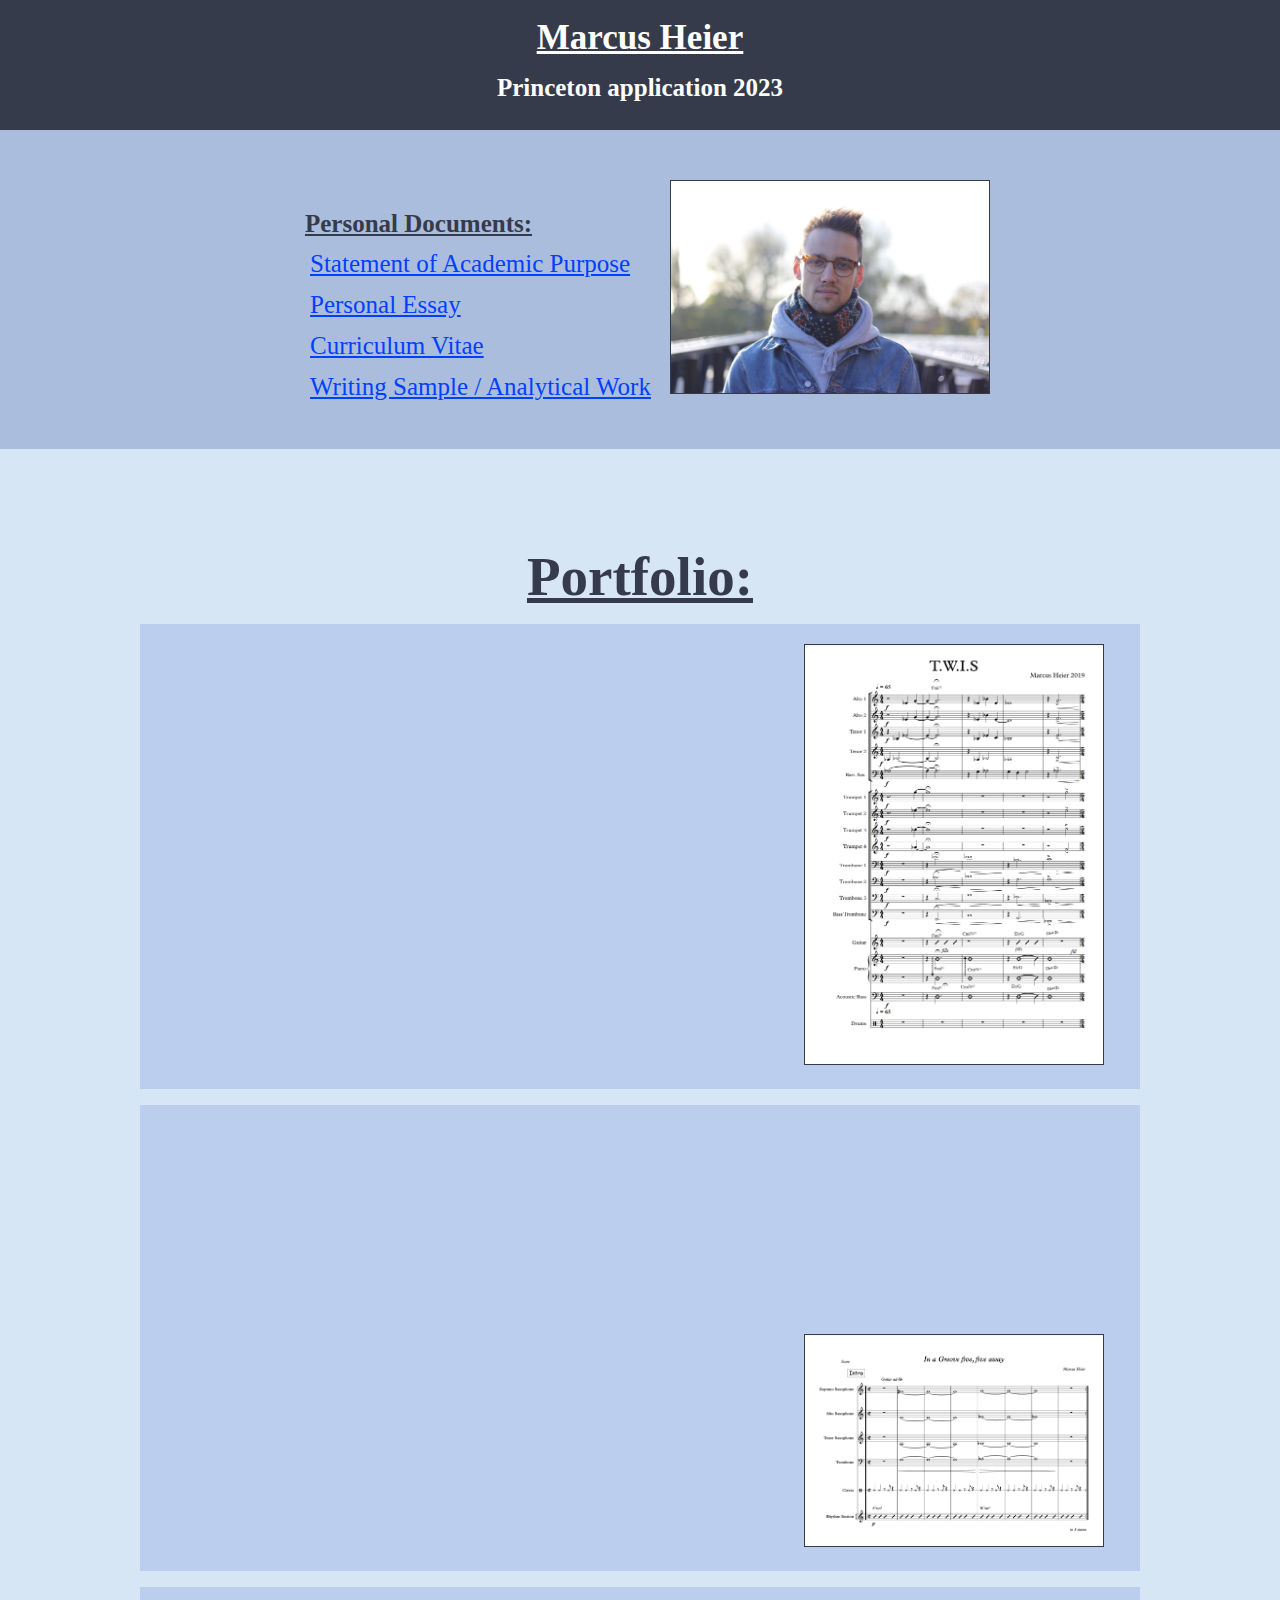
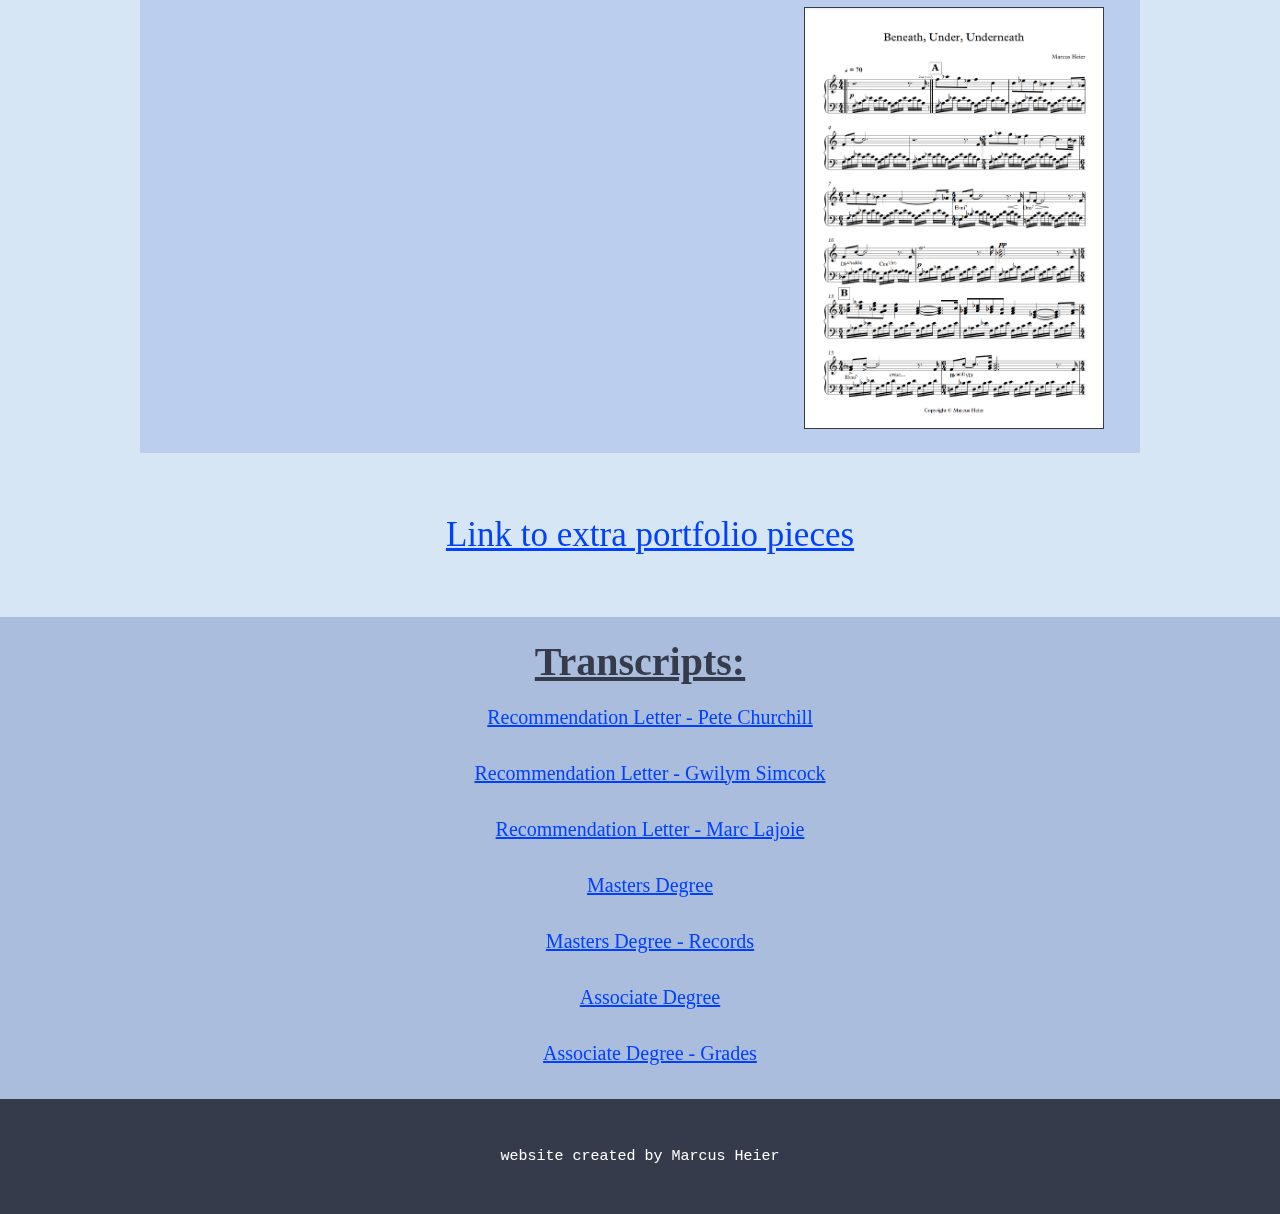
<file: index.html>
<!DOCTYPE html>
<html lang="en">
<head>
    <title>Marcus Heier, Home</title>
    <link rel="stylesheet" href="style_reset.css">
    <link rel="stylesheet" href="style.css">
    <meta charset="UTF-8">
    <meta http-equiv="X-UA-Compatible" content="IE=edge">
    <meta name="viewport" content="width=device-width, initial-scale=1.0">
    <title>Document</title>
</head>
    <body>
        <header>
            <h1><u>Marcus Heier</u></h1>
            <h2>Princeton application 2023</h2>
        </header>
        <div id="facebox">
            <div id="wrapper2">
                <img src="images/mh1.jpg" alt="Marcus Heier">
                <br>
                <h2>Personal Documents:</h2>
                <li><a href="files/statement.pdf" target="_blank">Statement of Academic Purpose</a></li>
                <br>
                <li><a href="files/personal_essay.pdf" target="_blank">Personal Essay</a></li>
                <br>
                <li><a href="files/mh_cv2023.pdf" target="_blank">Curriculum Vitae</a></li>
                <br>
                <li><a href="files/writing_sample.pdf" target="_blank">Writing Sample / Analytical Work</a></li>
            </div>
        </div>
        <h1>Portfolio:</h1>
            <div class="wrapper">
                <div id="box1">
                    <iframe width="620" height="421.3"
                    src="https://www.youtube.com/embed/XIAYWehycso?si=SFn8zy0dDTwaNTP0">
                    </iframe>
                    <a href="scores/twis.pdf" target="_blank"><img src="images/twis.jpg" alt=""></a>
                </div>
                <br>
                <div id="box1">
                    <iframe width="620" height="421.3"
                    src="https://www.youtube.com/embed/lqSNUvjXR1M?si=EWexG9Lgz0bZzfxS">
                    </iframe>
                    <a href="scores/in_a_groove.pdf" target="_blank"><img src="images/in_a_groove.jpg" alt=""></a>
                </div>
                <br>
                <div id="box1">
                    <iframe width="620" height="421.3"
                    src="https://www.youtube.com/embed/CevYpmovZmM?si=nDlwk58T33O3VQW0">
                    </iframe>
                    <a href="scores/buu.pdf" target="_blank"><img src="images/buu.jpg" alt=""></a>
                </div>
            </div>
            <br>
            <br>
            <br>
            <br>
            <div id="extra_box">
                <center><a id="extra_text" href="extra.html">Link to extra portfolio pieces</a></center>
            </div>
            <br>
            <br>
            <br>
        <div id="transcripts">
            <h2>Transcripts:</h2>
            <a href="transcripts/rec_pete.pdf" target="_blank">Recommendation Letter - Pete Churchill</a><br>
            <a href="transcripts/rec_gwilym.pdf" target="_blank">Recommendation Letter - Gwilym Simcock</a><br>
            <a href="transcripts/rec_marc.pdf" target="_blank">Recommendation Letter - Marc Lajoie</a><br>
            <a href="transcripts/ma_degree.pdf" target="_blank">Masters Degree</a><br>
            <a href="transcripts/ma_record.pdf" target="_blank">Masters Degree - Records</a><br>
            <a href="transcripts/aa_degree.pdf" target="_blank">Associate Degree</a><br>
            <a href="transcripts/aa_grades.pdf" target="_blank">Associate Degree - Grades</a><br>
        </div>
        <footer>
            <p>website created by Marcus Heier</p>
        </footer>
    </body>
</html>
</file>
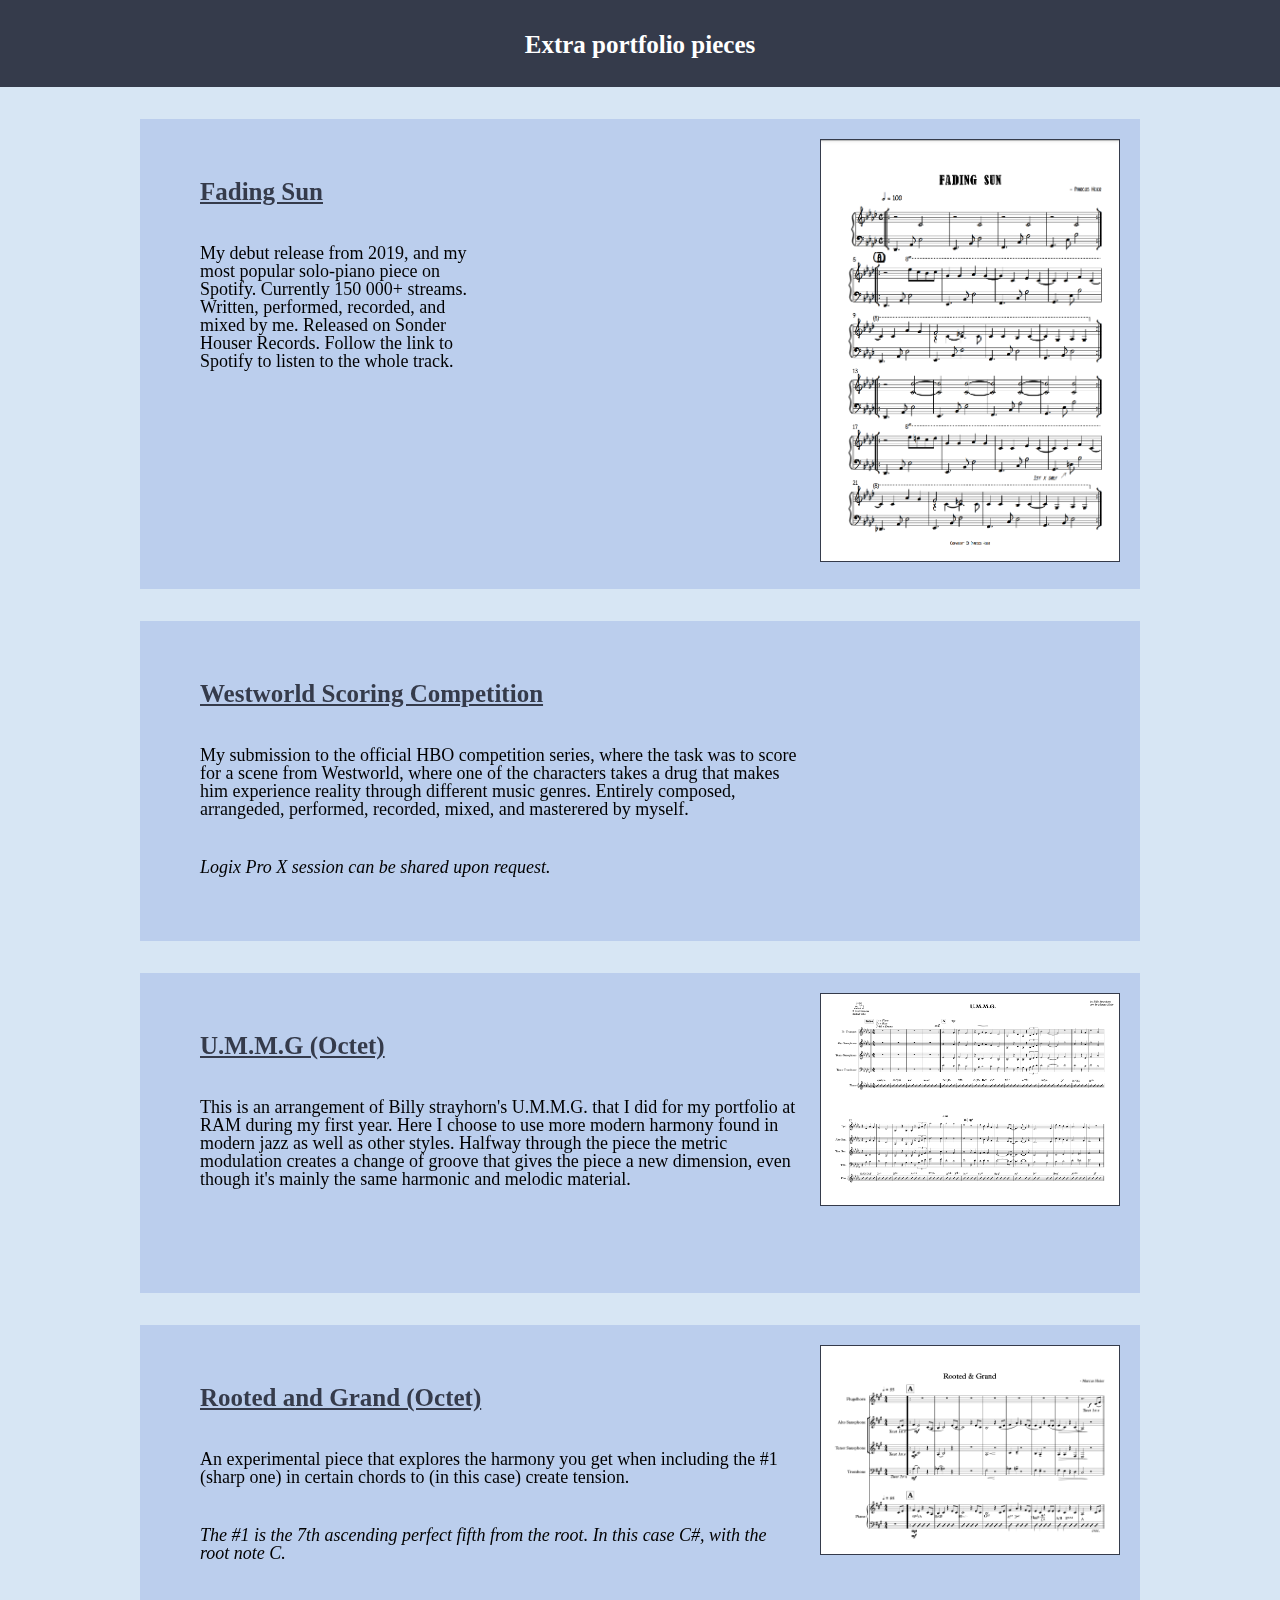
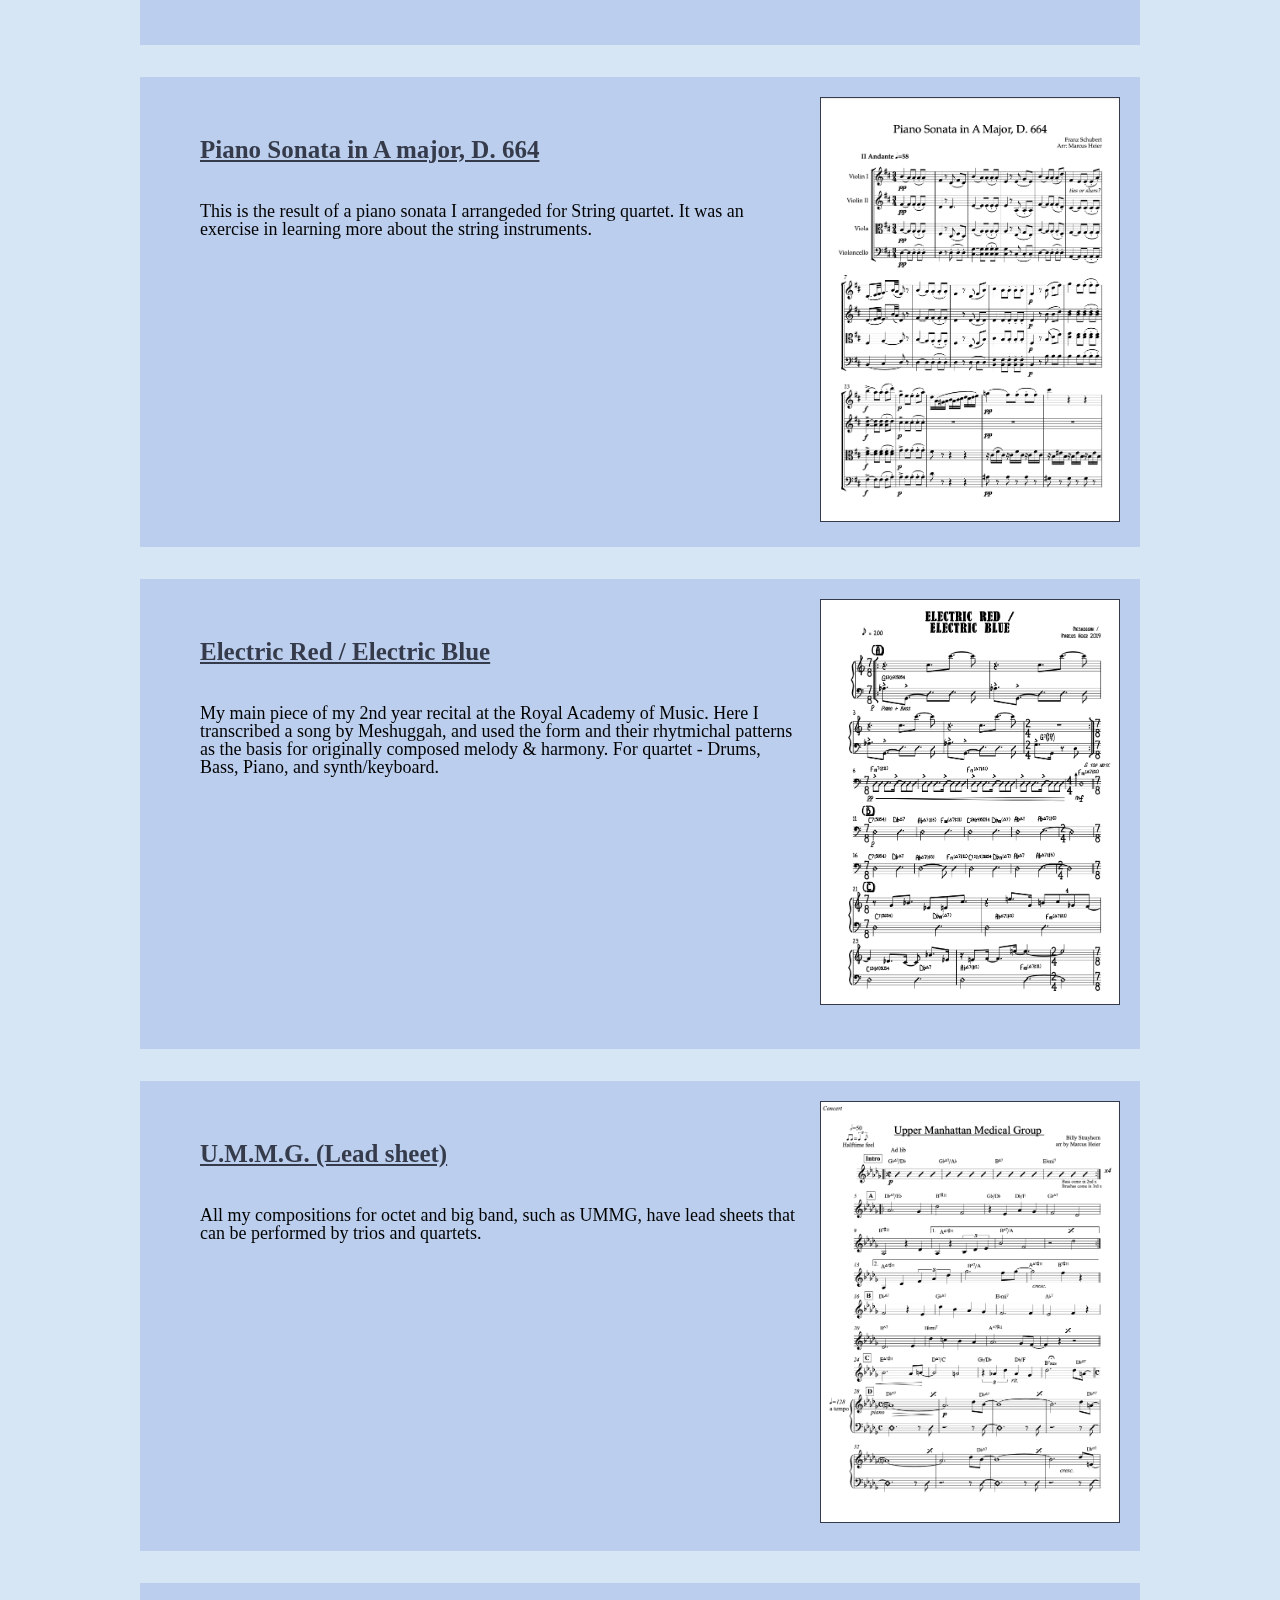
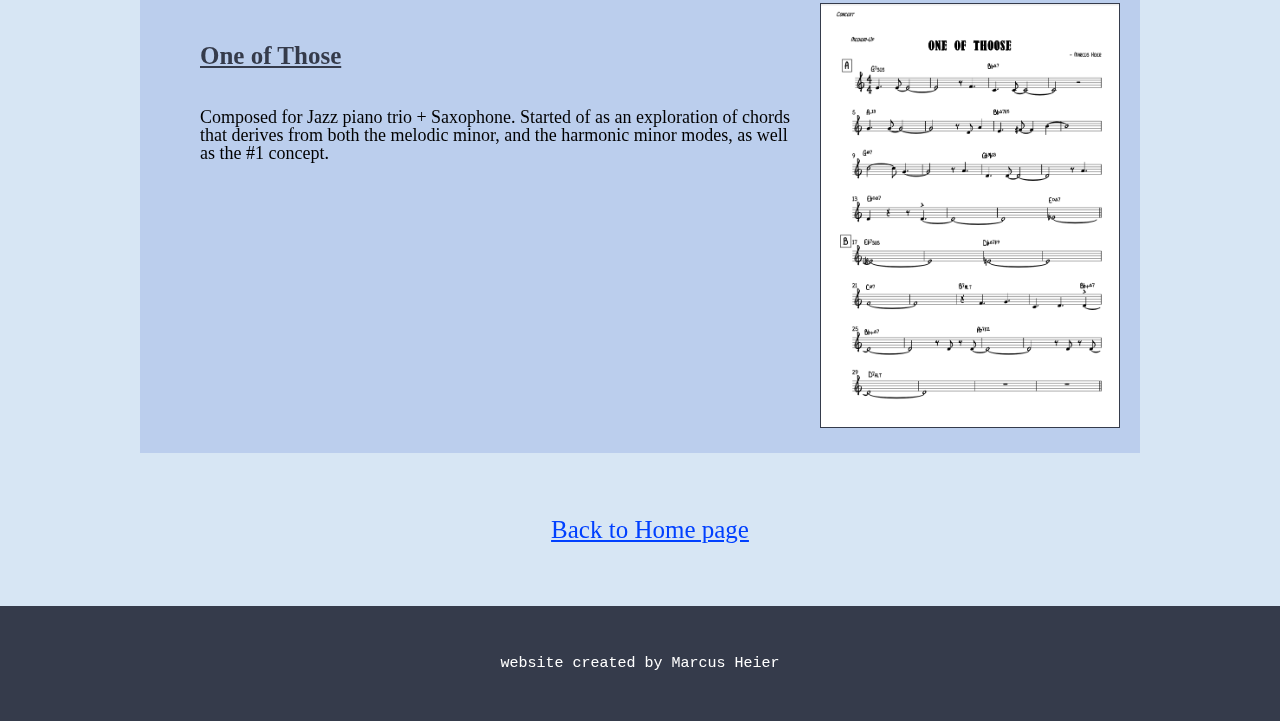
<file: extra.html>
<!DOCTYPE html>
<html lang="en">
<head>
    <title>Marcus Heier, Extra</title>
    <link rel="stylesheet" href="style_reset.css">
    <link rel="stylesheet" href="style.css">
    <meta charset="UTF-8">
    <meta http-equiv="X-UA-Compatible" content="IE=edge">
    <meta name="viewport" content="width=device-width, initial-scale=1.0">
    <title>Document</title>
</head>
    <body>
        <header>
            <br>
            <br>
            <h2>Extra portfolio pieces</h2>
        </header>
        <br>
        <br>
            <div class="wrapper">
                <div id="box_spotify">
                    <a href="scores/fadingsun.pdf" target="_blank"><img src="images/fadingsun.jpg" alt=""></a> 
                    <iframe width="320" height="221.3"
                    src="https://open.spotify.com/embed/track/3veUA1weKdJBe6UJH61ntI?utm_source=generator">
                    </iframe>
                    <h2>Fading Sun</h2>
                    <p>My debut release from 2019, and my most popular solo-piano piece on Spotify. Currently 150 000+ streams. Written, performed, recorded, and mixed by me. Released on Sonder Houser Records. Follow the link to Spotify to listen to the whole track.</p>
                </div>
                <br>
                <br>
                <div id="box3">
                    <iframe width="320" height="221.3"
                    src="https://www.youtube.com/embed/Kb6snwRbCn8?si=s-HMDWj1rMte5GSx">
                    </iframe>
                    <h2>Westworld Scoring Competition</h2>
                    <p>My submission to the official HBO competition series, where the task was to score for a scene from Westworld, where one of the characters takes a drug that makes him experience reality through different music genres. Entirely composed, arrangeded, performed, recorded, mixed, and masterered by myself.</p>
                    <p><i>Logix Pro X session can be shared upon request.</i></p>
                </div>
                <br>
                <br>
                <div id="box3">
                    <a href="scores/ummg_octet.pdf" target="_blank"><img src="images/ummg_octet.png" alt=""></a> 
                    <h2>U.M.M.G (Octet)</h2>
                    <p>This is an arrangement of Billy strayhorn's U.M.M.G. that I did for my portfolio at RAM during my first year. Here I choose to use more modern harmony found in modern jazz as well as other styles. Halfway through the piece the metric modulation creates a change of groove that gives the piece a new dimension, even though it's mainly the same harmonic and melodic material.</p>
                </div>
                <br>
                <br>
                <div id="box3">
                    <a href="scores/rootedandgrand_octet.pdf" target="_blank"><img src="images/rootedandgrand_octet.png" alt=""></a> 
                    <h2>Rooted and Grand (Octet)</h2>
                    <p>An experimental piece that explores the harmony you get when including the #1 (sharp one) in certain chords to (in this case) create tension.</p>
                    <p><i>The #1 is the 7th ascending perfect fifth from the root. In this case C#, with the root note C.</i></p>
                </div>
                <br>
                <br>
                <div id="box2">
                    <a href="scores/schubert.pdf" target="_blank"><img src="images/schubert.png" alt=""></a> 
                    <h2>Piano Sonata in A major, D. 664</h2>
                    <p>This is the result of a piano sonata I arrangeded for String quartet. It was an exercise in learning more about the string instruments.</p>
                </div>
                <br>
                <br>
                <div id="box2">
                    <a href="scores/electricred.pdf" target="_blank"><img src="images/electricred.png" alt=""></a> 
                    <h2>Electric Red / Electric Blue</h2>
                    <p>My main piece of my 2nd year recital at the Royal Academy of Music. Here I transcribed a song by Meshuggah, and used the form and their rhytmichal patterns as the basis for originally composed melody & harmony. For quartet - Drums, Bass, Piano, and synth/keyboard.</p>
                </div>
                <br>
                <br>
                <div id="box2">
                    <a href="scores/ummg_lead.pdf" target="_blank"><img src="images/ummg_lead.png" alt=""></a> 
                    <h2>U.M.M.G. (Lead sheet)</h2>
                    <p>All my compositions for octet and big band, such as UMMG, have lead sheets that can be performed by trios and quartets.</p>
                </div>
                <br>
                <br>
                <div id="box2">
                    <a href="scores/oneofthose.pdf" target="_blank"><img src="images/oneofthose.png" alt=""></a> 
                    <h2>One of Those</h2>
                    <p>Composed for Jazz piano trio + Saxophone. Started of as an exploration of chords that derives from both the melodic minor, and the harmonic minor modes, as well as the #1 concept.</p>
                </div>
                <br>
                <br>                
                <br>
            </div>
            <br>
            <center><a href="index.html">Back to Home page</a></center>
            <br>
            <br>
            <br>
            <br>
        <footer>
            <p>website created by Marcus Heier</p>
        </footer>
    </body>
</html>
</file>
<file: style.css>
/* HEADER */

body {
    background-color: #d7e6f4;
}

header {
    background-color: #353b4b;
    margin-top: auto;
}

header h1 {
    color: #ffffff;
    padding: 20px 20px 20px 20px;
    text-align: center;
    font-size: 35px;
}

header h2 {
    color: #ffffff;
    padding: 0px 20px 30px 20px;
    text-align: center;
    font-size: 25px;
    text-decoration: none;
}

h1 {
    color: #353b4b;
    text-decoration: underline;
    font-size: 55px;
    text-align: center;
    padding: 100px 20px 20px 20px;
}

h2 {
    color: #353b4b;
    text-decoration: underline;
    font-size: 25px;
    padding: 15px;
}

a {
    font-size: 20px;
    padding-left: 20px;
    padding-bottom: 20px;
}

a:hover {
    color: aqua;
}

img {
    width: 300px;
    border-style: solid;
    border-color: #353b4b;
    border-width: 1px;
}

#facebox {
    background-color: #aabddc;
    padding: 50px;
}

#facebox ul {
    color: aliceblue ;
    font-size: 20px;
}

#wrapper2 {
    width: 700px;
    display: block;
    margin: auto;
}

#wrapper2 img {
    float: right;
    width: 320px;
}

#wrapper2 li {
    list-style: none;
}

a {
    color: rgb(0, 64, 255);
    font-style: initial;
}

.wrapper {
    width: 1000px;
    align-content: center;
    margin: auto;
}

.wrapper a {
    text-align: center;
}

#box1 {
    background-color: #bbceed;
    padding: 20px;
}

#extra_box {
    width: 430px;
    height: 52px;
    display: block;
    margin: auto;
}

#extra_box a {
    text-align: center;
    font-size: 35px;
}

a {
    font-size: 25px;
}

#transcripts {
    text-align: center;
    background-color: #aabddc;
}

#transcripts h2 {
    font-size: 40px;
    text-decoration: underline;
    margin: 10px 10px;
}

#transcripts a {
    font-style: normal;
    font-size: 20px;
    display: block;
    margin: auto;
}

/*FOOTER*/

footer {
    background-color: #353b4b;
    margin-top: auto;
}

footer ul li {
  display: block;
  list-style: none;
  line-height: 30px;
  font-weight: 500;
}

footer p {
    color: #ffffff;
    padding: 50px;
    text-align: center;
    font-size: 15px;
    font-family: monospace;
}

/* extra.html */

#box3 {
    background-color: #bbceed;
    padding: 20px;
    height: 320px;
}

#box3 iframe {
    float: right;
    padding: 20px;
}

#box3 a {
    float: right;
}

#box3 p {
    font-size: large;
    padding: 0px 50px 40px 40px;
}

#box3 h2 {
    padding: 40px;
}

#box2 {
    background-color: #bbceed;
    padding: 20px;
    height: 470px;
}

#box2 a {
    float: right;
}

#box2 p {
    font-size: large;
    padding: 0px 40px 40px 40px;
}

#box2 h2 {
    padding: 40px;
}

#box_spotify {
    background-color: #bbceed;
    padding: 20px;
    height: 470px;
}

#box_spotify iframe {
    float: right;
    padding: 20px;
}

#box_spotify a {
    float: right;
}

#box_spotify p {
    font-size: large;
    padding: 0px 50px 40px 40px;
}

#box_spotify h2 {
    padding: 40px;
}
</file>
